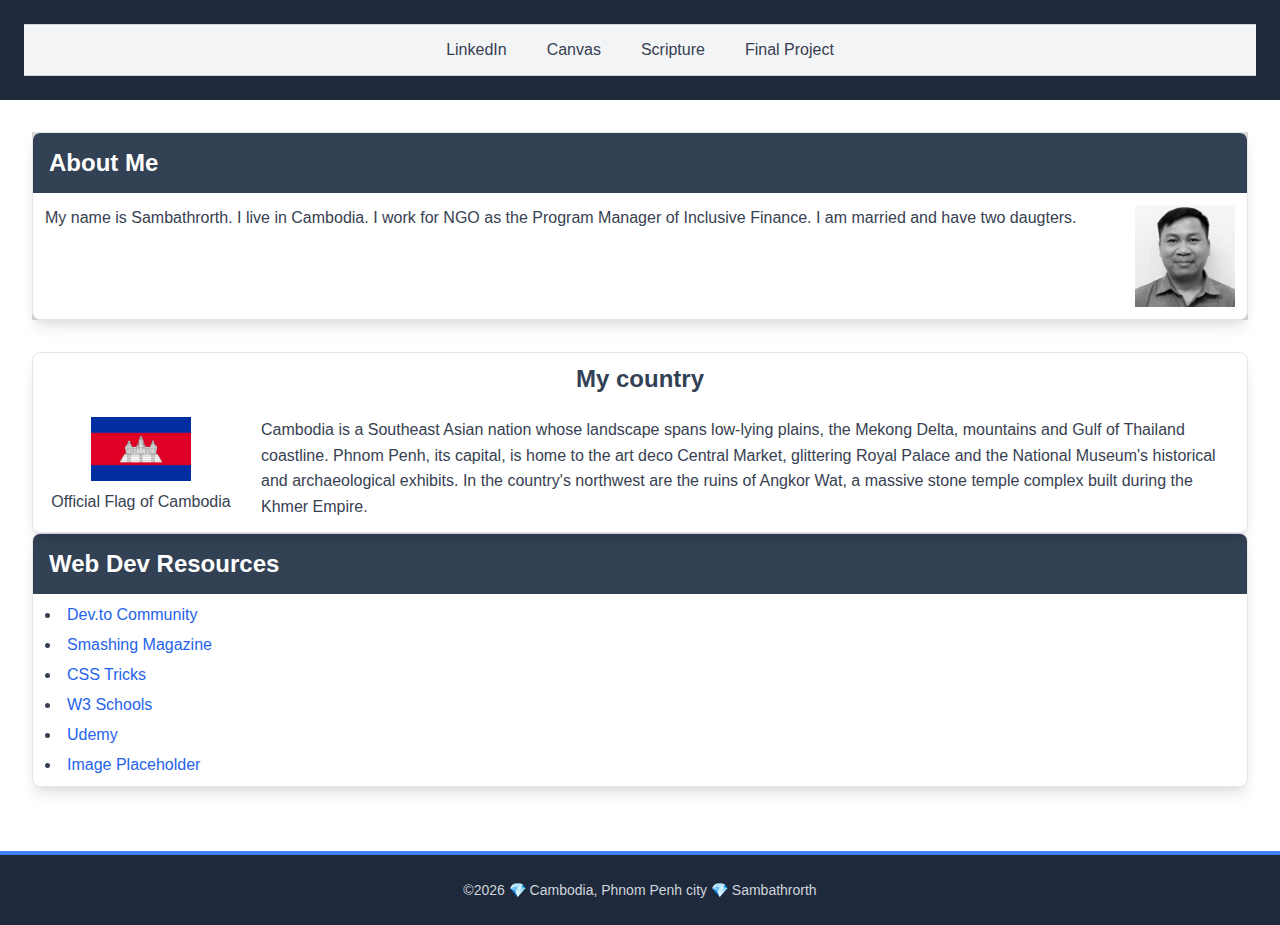
<file: index.html>
<!DOCTYPE html>
<html lang="en">
<head>
    <meta charset="UTF-8">
    <meta name="viewport" content="width=device-width, initial-scale=1.0">
    <title>WDD 131 - Dynamic Web Fundamentals - Sambathrorth</title>
    <meta name="description" content="This website is a work of course: WDD131 – Dynamic Web Fundamentals assignment for Sambathrorth Kong. The site content is about Dynamic Web Fundamentals.">
    <meta name="author" content="Sambathrorth">
    <link rel="stylesheet" href="styles/base.css">
    <link rel="preconnect" href="https://fonts.googleapis.com">
    <link rel="preconnect" href="https://fonts.gstatic.com" crossorigin>
    <link href="https://fonts.googleapis.com/css2?family=Roboto:ital,wght@0,100..900;1,100..900&display=swap" rel="stylesheet">
</head>
<body>

    <!-- Main Page Container -->
    <div id="page-container">

        <!-- Header -->
        <header class="site-header">
            <span id="WDD-131-Dynamic-Web-Fundamentals"></span>
           
        <nav class="main-nav">
            <ul>
                <li><a href="https://www.linkedin.com/in/sambathrorth/">LinkedIn</a></li>
                <li><a href="https://byupw.instructure.com/">Canvas</a></li>
                <li><a href="https://www.churchofjesuschrist.org/study/scriptures/bofm/2-ne/1?lang=eng">Scripture</a></li>
                <li><a href="https://github.com/Kongsambathrorth/wdd131">Final Project</a></li>
            </ul>
        </nav>

        </header>

       
        <!-- Main Content Area -->
        <main>
            <!-- Responsive Grid Layout -->
            <div class="main-content-grid">

                <!-- Left Column -->
                <div class="left-column">

                    <!-- About Me Card -->
                    <section class="card">
                        <h2 class="card-header">About Me</h2>
                        <div class="card-body about-me-content">
                            <p class="about-me-text">
                                My name is Sambathrorth. I live in Cambodia. I work for NGO as the Program Manager of Inclusive Finance. I am married and have two daugters.</p> 
                                <img src="/images/sambathrorth.webp" width="100" 
                                     alt="Portrait of Sambathrorth">
                        </div>
                    </section>
                </div>
                    

                    <!-- Cambodia Card -->
                    <section class="card">
                        <div class="card-body">
                            <h2 class="cambodia-title">My country</h2>
                            <div class="cambodia-content">
                                <!-- HTML/CSS Flag -->
                                <div class="flag-container">
                                    <img src="/images/cambodia-flag.png" width="100" 
                                         alt="Flag of Cambodia">
                                    <p class="flag-caption"></p>Official Flag of Cambodia</p>
                                </div>
                                
                                <p class="cambodia-text">
                                    Cambodia is a Southeast Asian nation whose landscape spans low-lying plains, the Mekong Delta, mountains and Gulf of Thailand coastline. Phnom Penh, its capital, is home to the art deco Central Market, glittering Royal Palace and the National Museum's historical and archaeological exhibits. In the country's northwest are the ruins of Angkor Wat, a massive stone temple complex built during the Khmer Empire. </p>
                            </div>
                        </div>
                    </section>

            </div>

                <!-- Right Column (spans 1/3 width on desktop) -->
                <aside class="right-column">
                    <section class="card">
                        <h2 class="card-header">Web Dev Resources</h2>
                        <div class="card-body">
                            <ul class="resources-list">
                                <li><a href="#">Dev.to Community</a></li>
                                <li><a href="#">Smashing Magazine</a></li>
                                <li><a href="#">CSS Tricks</a></li>
                                <li><a href="#">W3 Schools</a></li>
                                <li><a href="#">Udemy</a></li>
                                <li><a href="#">Image Placeholder</a></li>
                            </ul>
                        </div>
                    </section>
                </aside>

        </main>

        <!-- Footer -->
        <footer class="site-footer">
            <p>&copy;2026 💎 Cambodia, Phnom Penh city 💎 Sambathrorth</p>
         
        </footer>

    </div>

    <!-- Link to external JavaScript file -->
    <script src="/scripts/getdates.js" defer></script>
</body>
</html>
</file>
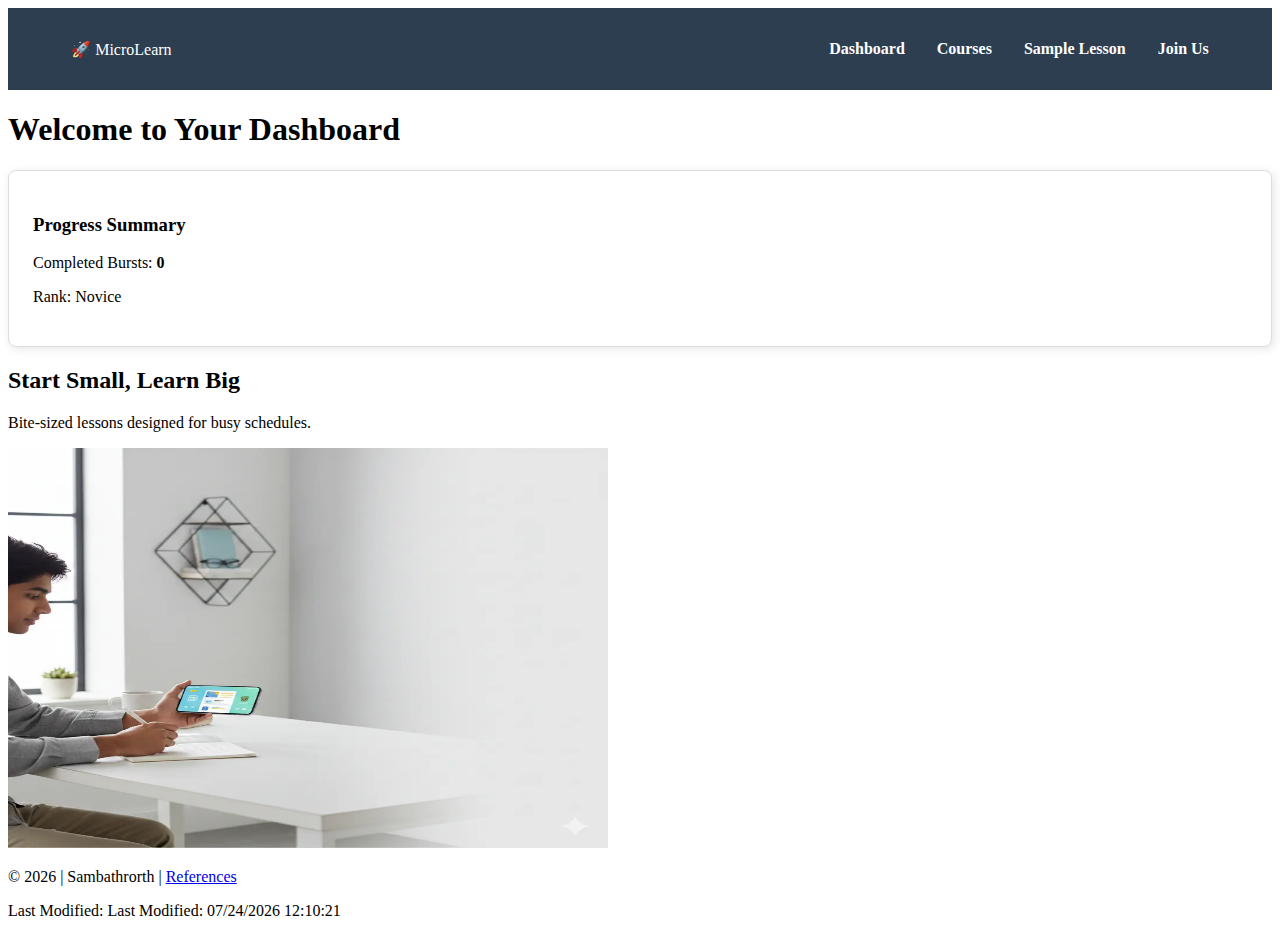
<file: project/index.html>
<!DOCTYPE html>
<html lang="en">
<head>
    <meta charset="UTF-8">
    <meta name="viewport" content="width=device-width, initial-scale=1.0">
    <title>Dashboard | MicroLearn LMS</title>
    <meta name="description" content="Track your micro-learning progress and master new skills.">
    <link rel="stylesheet" href="styles/main.css">
    <script src="scripts/main.js" defer></script>

</head>
<body>
    <header>
        <div class="logo">🚀 MicroLearn</div>
        <button id="menu-button" aria-label="Toggle Menu">&#9776;</button>
        <nav>
            <ul id="nav-list">
            <li><a href="index.html">Dashboard</a></li>
            <li><a href="courses.html">Courses</a></li>
            <li><a href="sample.html">Sample Lesson</a></li>
            <li><a href="form.html">Join Us</a></li>
            </ul>
        </nav>
    </header>

    <main>
        <h1>Welcome to Your Dashboard</h1>
        <section id="progress-report" class="card">
            <p>Loading your progress...</p>
        </section>
        
        <section class="hero">
            <h2>Start Small, Learn Big</h2>
            <p>Bite-sized lessons designed for busy schedules.</p>
            <img src="./images/hero-image.webp" alt="Person studying" loading="lazy" width="600" height="400">
        </section>
    </main>

    <footer>
        <p>&copy; <span id="currentyear"></span> | Sambathrorth | <a href="references.html">References</a></p>
        <p>Last Modified: <span id="lastModified"></span></p>
    </footer>
</body>
</html>
</file>
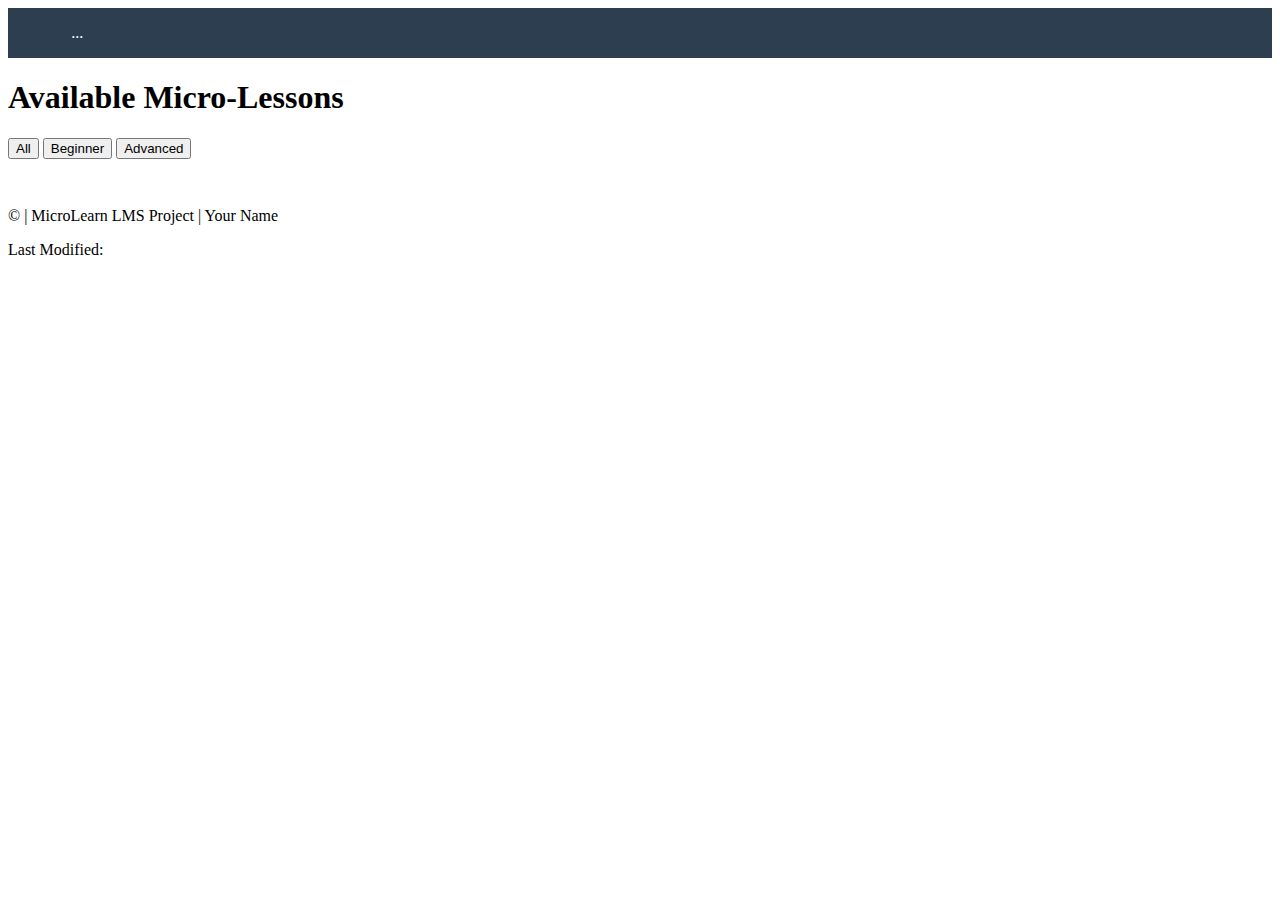
<file: courses.html>
<!DOCTYPE html>
<html lang="en">
<head>
    <meta charset="UTF-8">
    <meta name="viewport" content="width=device-width, initial-scale=1.0">
    <title>Courses | MicroLearn LMS</title>
    <link rel="stylesheet" href="styles/main.css">
    <script src="scripts/main.js" defer></script>
</head>
<body>
    <header>...</header> <main>
        <h1>Available Micro-Lessons</h1>
        <div class="filter-controls">
            <button onclick="displayLessons('all')">All</button>
            <button onclick="displayLessons('Beginner')">Beginner</button>
            <button onclick="displayLessons('Advanced')">Advanced</button>
        </div>
        
        <div id="course-container" class="lesson-grid"></div>
    </main>

<footer>
    <p>&copy; <span id="currentyear"></span> | MicroLearn LMS Project | Your Name</p>
    <p>Last Modified: <span id="lastModified"></span></p>
    <nav class="footer-nav">
        <a href="references.html">Project References</a>
    </nav>
</footer> 

</body>
</html>
</file>
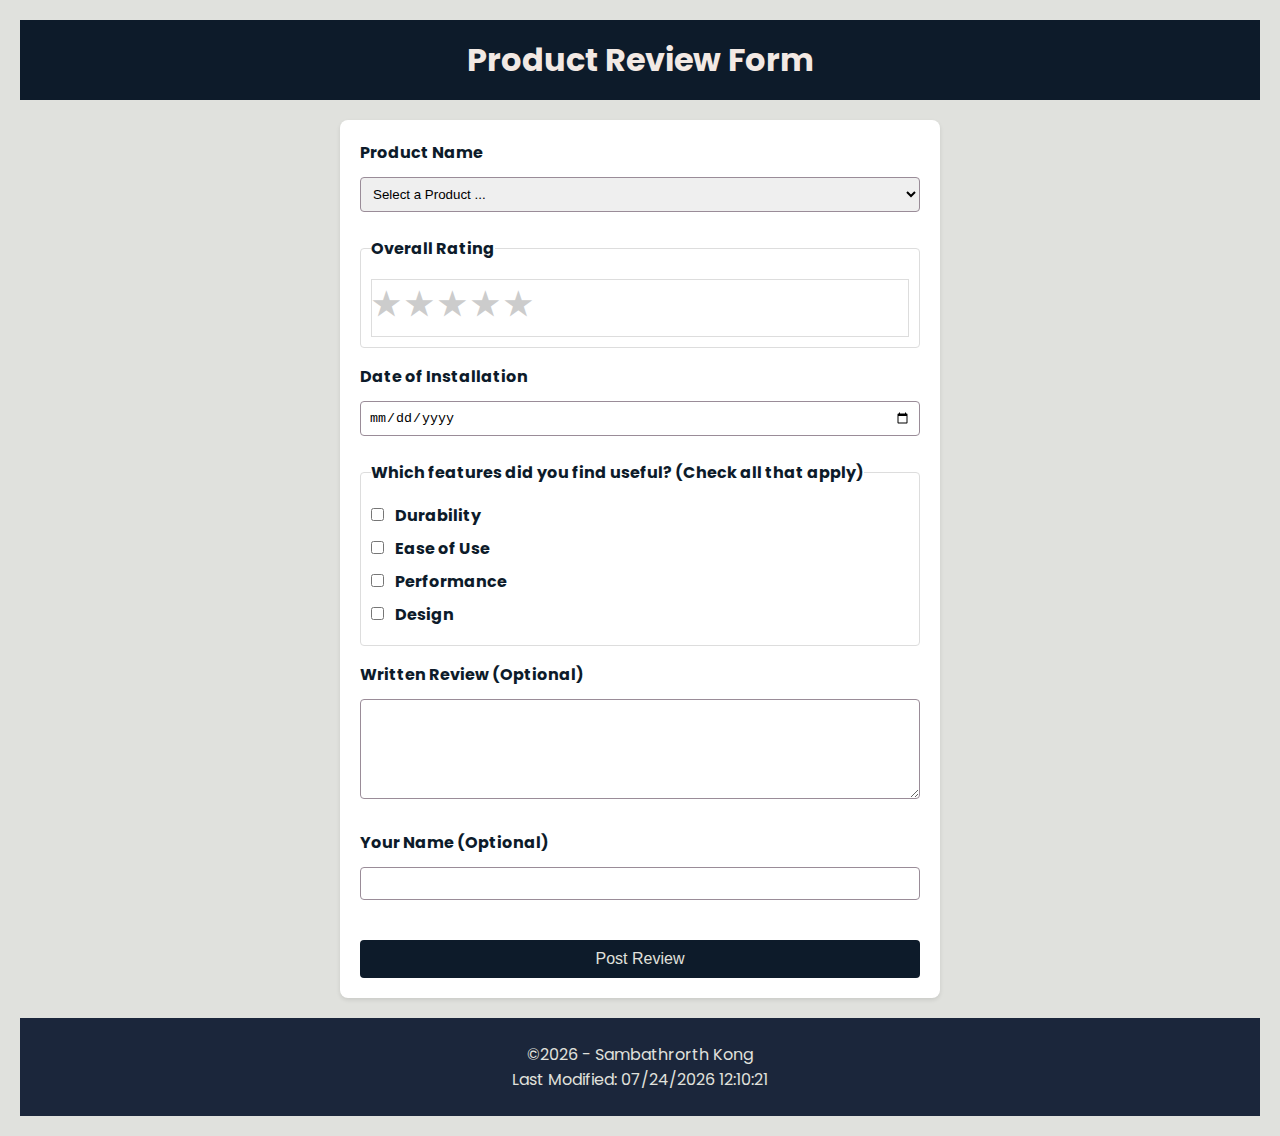
<file: form.html>
<!DOCTYPE html>
<html lang="en-US">

<head>
    <meta charset="UTF-8">
    <meta name="viewport" content="width=device-width, initial-scale=1.0">
    <title>Product Review</title>
    
    <meta name="description" content="Use our official Product Review Form to rate your recent purchase. Share detailed feedback and feature ratings to help us improve your experience.">
    
    <meta name="author" content="Sambathrorth Kong">
    
    <link rel="preconnect" href="https://fonts.googleapis.com">
    <link rel="preconnect" href="https://fonts.gstatic.com" crossorigin>
    <link href="https://fonts.googleapis.com/css2?family=Poppins:wght@100;400;700&display=swap" rel="stylesheet">
    
    <link rel="stylesheet" href="styles/form.css">
    <script src="scripts/form.js" defer></script>
</head>
<body> <header>
        <h1>Product Review Form</h1> 
    </header>

    <main>
        <form method="get" action="review.html">
            <div class="form-group">
                <label for="product-name">Product Name</label>
                <select id="product-name" name="product-name" required>
                    <option value="" disabled selected>Select a Product ...</option>
                </select>
            </div>

            <fieldset class="form-group">
                <legend>Overall Rating</legend>
                <div class="rating-box" id="overall-rating">
                    <div class="clasificacion">
                        <input id="radio1" type="radio" name="estrellas" value="5" required>
                        <label for="radio1">&#9733;</label>
                        <input id="radio2" type="radio" name="estrellas" value="4" required>
                        <label for="radio2">&#9733;</label>
                        <input id="radio3" type="radio" name="estrellas" value="3" required>
                        <label for="radio3">&#9733;</label>
                        <input id="radio4" type="radio" name="estrellas" value="2" required>
                        <label for="radio4">&#9733;</label>
                        <input id="radio5" type="radio" name="estrellas" value="1" required>
                        <label for="radio5">&#9733;</label>
                    </div>
                </div>
            </fieldset>

            <div class="form-group">
                <label for="install-date">Date of Installation</label>
                <input type="date" id="install-date" name="install-date" required>
            </div>

           <fieldset class="form-group">
                <legend>Which features did you find useful? (Check all that apply)</legend>
                <label for="durability"><input type="checkbox" id="durability" name="features" value="durability"> Durability</label>
                <label for="ease"><input type="checkbox" id="ease" name="features" value="ease"> Ease of Use</label>
                <label for="performance"><input type="checkbox" id="performance" name="features" value="performance"> Performance</label>
                <label for="design"><input type="checkbox" id="design" name="features" value="design"> Design</label>
            </fieldset>

        
            <div class="form-group">
                <label for="written-review">Written Review (Optional)</label>
                <textarea id="written-review" name="written-review"></textarea>
            </div>

            <div class="form-group">
                <label for="user-name">Your Name (Optional)</label>
                <input type="text" id="user-name" name="user-name">
            </div>

            <input type="submit" value="Post Review">
        </form>
    </main>

    <footer>
        <p>&copy;<span id="currentyear"></span> - Sambathrorth Kong</p>
        <p id="lastModified"></p>
    </footer>
</body>
</html>
</file>
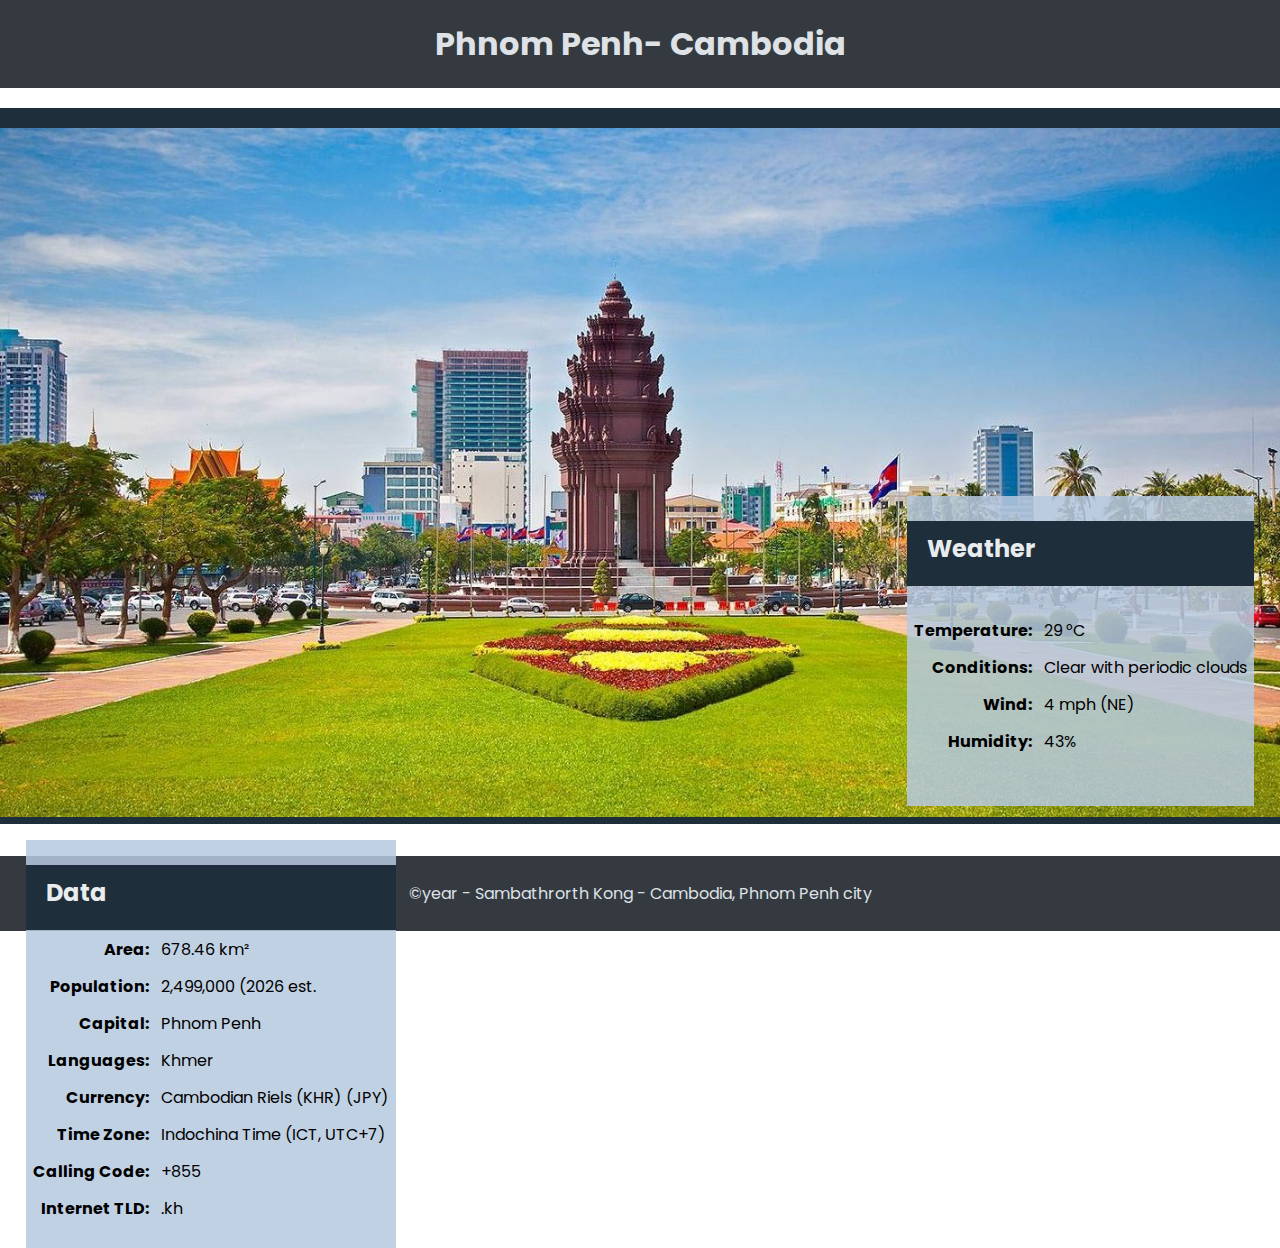
<file: place.html>
<!DOCTYPE html>
<html lang="en">

<head>
    <meta charset="UTF-8">
    <meta name="viewport" content="width=device-width, initial-scale=1.0">
    <title>Document</title>
    <meta name="description" content="">
    <meta name="keywords" content="">
    <meta name="author" content="">
    <link rel="preconnect" href="https://fonts.googleapis.com">
    <link rel="preconnect" href="https://fonts.gstatic.com" crossorigin>
    <link href="https://fonts.googleapis.com/css2?family=Poppins:wght@100;400&display=swap" rel="stylesheet">
    <link rel="stylesheet" href="styles/place.css">
    <link rel="stylesheet" href="styles/place-large.css">
    <script src="scripts/place.js" defer></script>
</head>

<body>
    <header>
        <h1>Phnom Penh- Cambodia</h1>
    </header>
    <main class="container">
        <div class="hero-section">
            <picture class="hero">
                <source media="(min-width: 1000px)" srcset="images/phnom-penh.jpg">
                <source media="(min-width: 620px)" srcset="images/Phnom-penh-small.png">
                <img src="images/Phnom-penh-small.png" alt="Independence Monument in Phnom Penh Cambodia">
            </picture>


        </div>
        <div class="data">
            <h2 class="box-title">Data</h2>
            <table>
                <tr>
                    <td class="label"><b>Area:</b></td>
                    <td>678.46 km²</td>
                </tr>
                <tr>
                    <td class="label"><b>Population:</b></td>
                    <td>2,499,000 (2026 est.</td>
                </tr>
                <tr>
                    <td class="label"><b>Capital:</b></td>
                    <td>Phnom Penh</td>
                </tr>
                <tr>
                    <td class="label"><b>Languages:</b></td>
                    <td>Khmer</td>
                </tr>
                <tr>
                    <td class="label"><b>Currency:</b></td>
                    <td>Cambodian Riels (KHR) (JPY)</td>
                </tr>
                <tr>
                    <td class="label"><b>Time Zone:</b></td>
                    <td>Indochina Time (ICT, UTC+7)</td>
                </tr>
                <tr>
                    <td class="label"><b>Calling Code:</b></td>
                    <td>+855</td>
                </tr>
                <tr>
                    <td class="label"><b>Internet TLD:</b></td>
                    <td>.kh</td>
                </tr>
            </table>
        </div>
        <div class="weather">
            <h2 class="box-title">Weather <span class="weather-icon">&#9925;</span></h2>
            <img src="images/cloud-sun-2-svgrepo-com.svg" alt="weather">
            <table>
                <tr>
                    <td class="label"><b>Temperature:</b></td>
                    <td>29 °C</td>
                </tr>
                <tr>
                    <td class="label"><b>Conditions:</b></td>
                    <td>Clear with periodic clouds</td>
                </tr>
                <tr>
                    <td class="label"><b>Wind:</b></td>
                    <td> 4 mph (NE)</td>
                </tr>
                <tr>
                    <td class="label"><b>Humidity:</b></td>
                    <td>43%</td>
                </tr>
            </table>
        </div>
    </main>
    <footer>
        <p>
            &copy;<span id="currentyear">year </span> - Sambathrorth Kong
             - Cambodia, Phnom Penh city
        </p>
        <p id="lastModified">
    </footer>
</body>

</html>
</file>
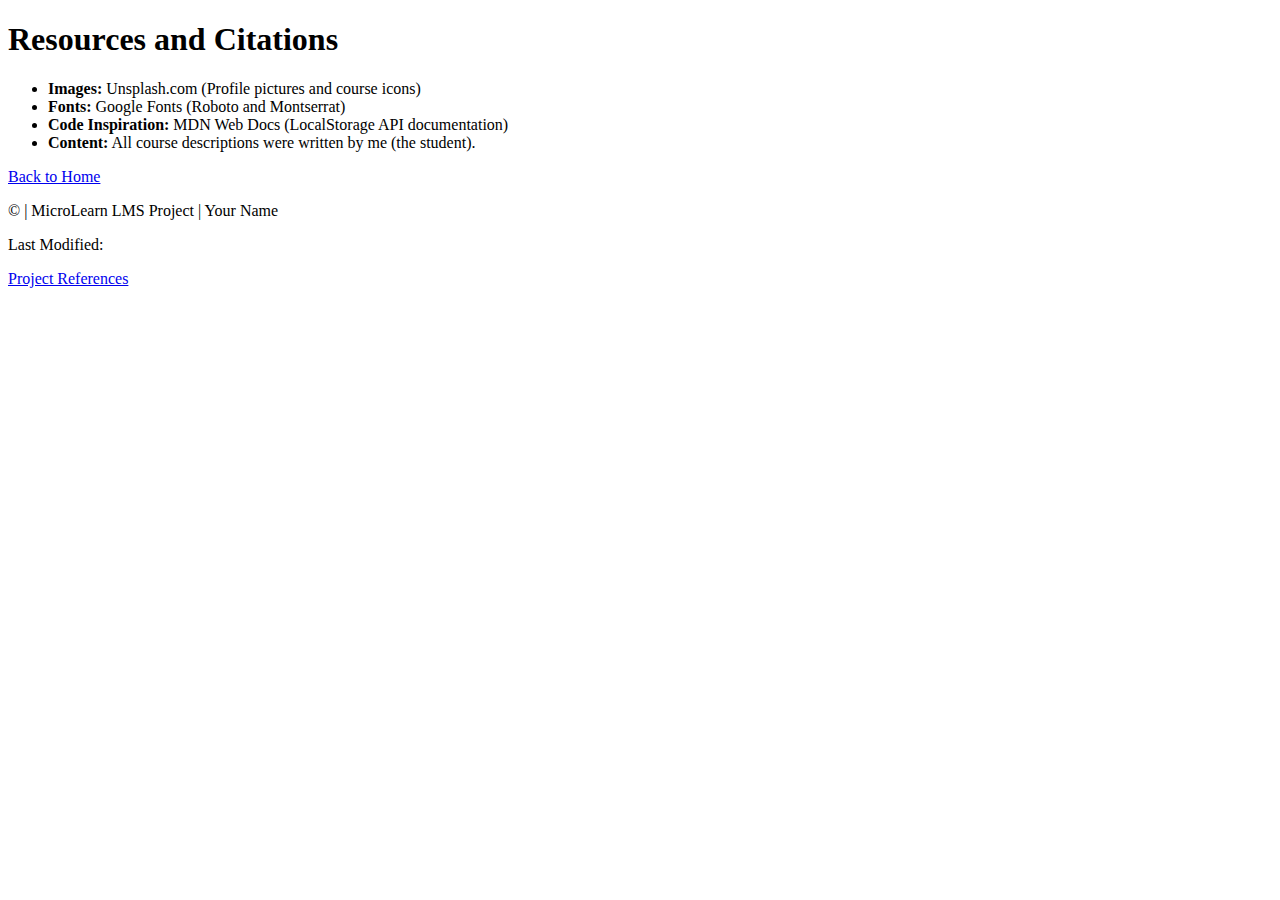
<file: references.html>
<!DOCTYPE html>
<html lang="en">
<head>
    <meta charset="UTF-8">
    <title>Project References</title>
</head>
<body>
    <h1>Resources and Citations</h1>
    <ul>
        <li><strong>Images:</strong> Unsplash.com (Profile pictures and course icons)</li>
        <li><strong>Fonts:</strong> Google Fonts (Roboto and Montserrat)</li>
        <li><strong>Code Inspiration:</strong> MDN Web Docs (LocalStorage API documentation)</li>
        <li><strong>Content:</strong> All course descriptions were written by me (the student).</li>
    </ul>
    <p><a href="index.html">Back to Home</a></p>
</body>
</html>

<footer>
    <p>&copy; <span id="currentyear"></span> | MicroLearn LMS Project | Your Name</p>
    <p>Last Modified: <span id="lastModified"></span></p>
    <nav class="footer-nav">
        <a href="references.html">Project References</a>
    </nav>
</footer>
</file>
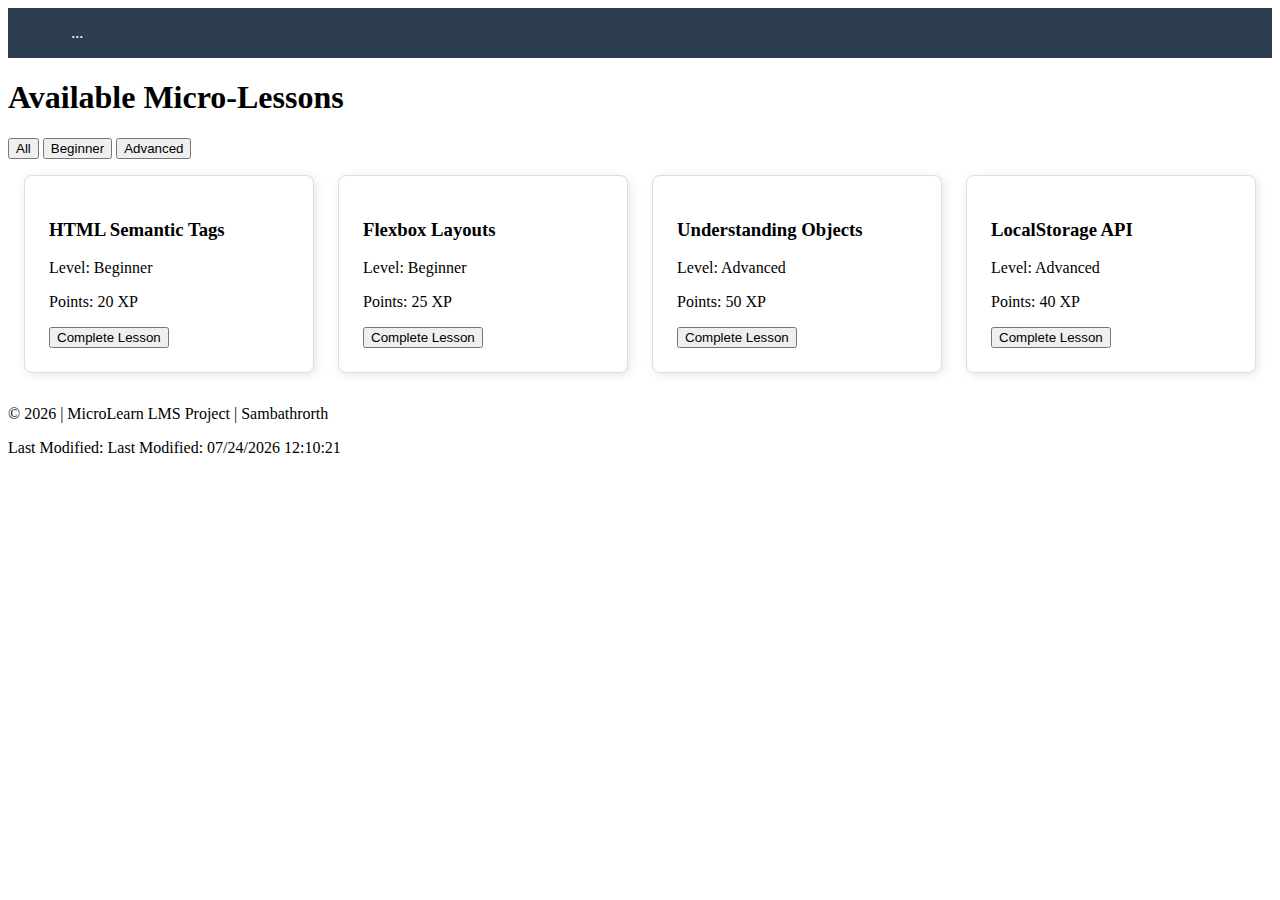
<file: project/courses.html>
<!DOCTYPE html>
<html lang="en">
<head>
    <meta charset="UTF-8">
    <meta name="viewport" content="width=device-width, initial-scale=1.0">
    <title>Courses | MicroLearn LMS</title>
   <link rel="stylesheet" href="styles/main.css">
    <script src="scripts/main.js" defer></script>

</head>
<body>
    <header>...</header> <main>
        <h1>Available Micro-Lessons</h1>
        <div class="filter-controls">
            <button onclick="displayLessons('all')">All</button>
            <button onclick="displayLessons('Beginner')">Beginner</button>
            <button onclick="displayLessons('Advanced')">Advanced</button>
        </div>
        
        <div id="course-container" class="lesson-grid"></div>
    </main>

<footer>
    <p>&copy; <span id="currentyear"></span> | MicroLearn LMS Project | Sambathrorth</p>
    <p>Last Modified: <span id="lastModified"></span></p>
    <nav class="footer-nav">
        <a href="references.html">Project References</a>
    </nav>
</footer> 

</body>
</html>
</file>
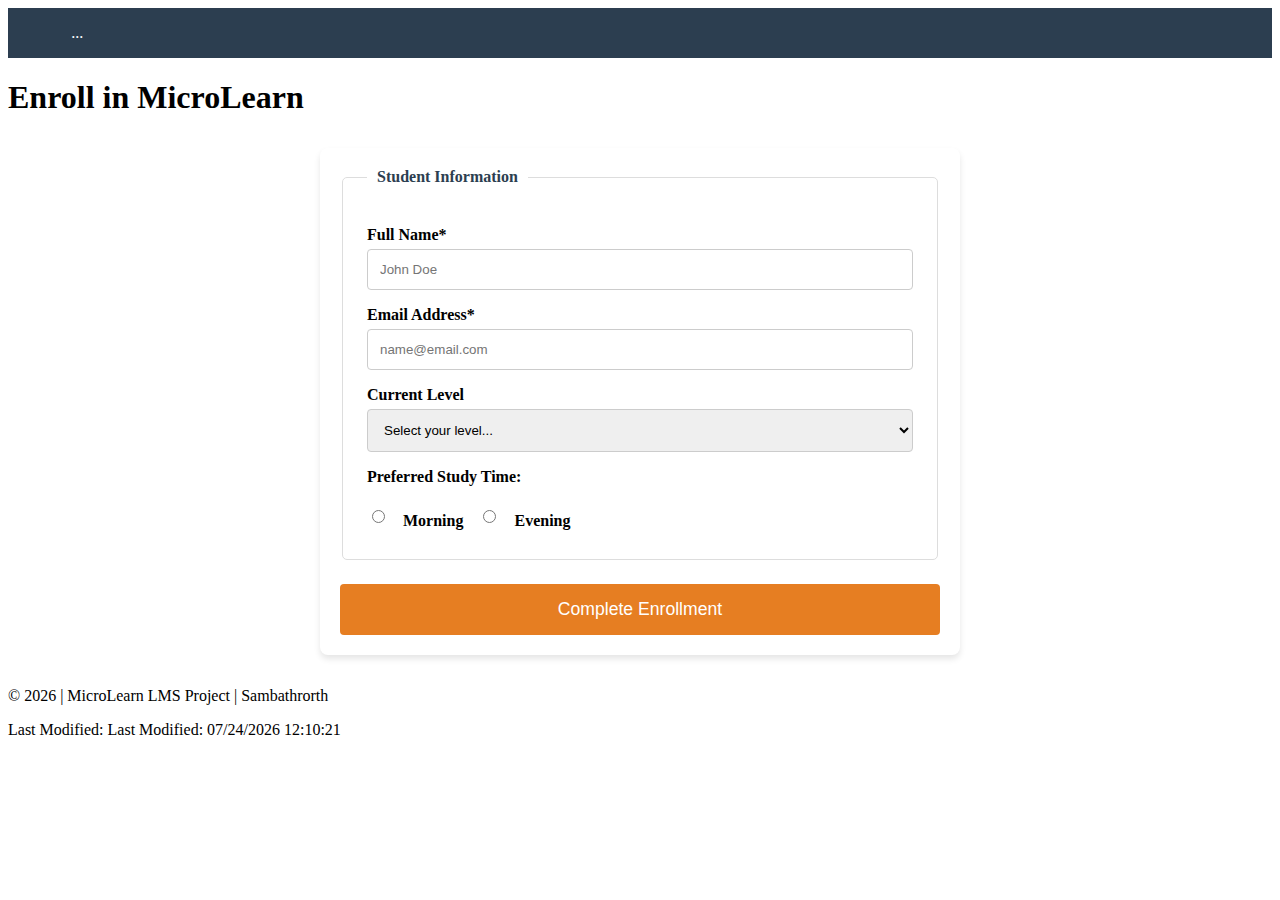
<file: project/form.html>
<!DOCTYPE html>
<html lang="en">
<head>
    <meta charset="UTF-8">
    <meta name="viewport" content="width=device-width, initial-scale=1.0">
    <title>Join | MicroLearn LMS</title>
   <link rel="stylesheet" href="styles/main.css">
    <script src="scripts/main.js" defer></script>
</head>
<body>
    <header>...</header>

    <main>
        <h1>Enroll in MicroLearn</h1>
        <form id="enroll-form" action="thanks.html" method="get">
            <fieldset>
                <legend>Student Information</legend>
                <label for="fname">Full Name*</label>
                <input type="text" id="fname" name="fname" required placeholder="John Doe">

                <label for="email">Email Address*</label>
                <input type="email" id="email" name="email" required placeholder="name@email.com">

                <label for="experience">Current Level</label>
                <select id="experience" name="experience">
                    <option value="" selected disabled>Select your level...</option>
                    <option value="new">Total Beginner</option>
                    <option value="intermediate">Some Experience</option>
                    <option value="pro">Professional</option>
                </select>

                <label>Preferred Study Time:</label>
                <div class="radio-group">
                    <input type="radio" id="morning" name="time" value="morning">
                    <label for="morning">Morning</label>
                    <input type="radio" id="evening" name="time" value="evening">
                    <label for="evening">Evening</label>
                </div>
            </fieldset>
            <input type="submit" value="Complete Enrollment" class="btn-submit">
        </form>
    </main>

<footer>
    <p>&copy; <span id="currentyear"></span> | MicroLearn LMS Project | Sambathrorth</p>
    <p>Last Modified: <span id="lastModified"></span></p>
    <nav class="footer-nav">
        <a href="references.html">Project References</a>
    </nav>
</footer>
</body>
</html>
</file>
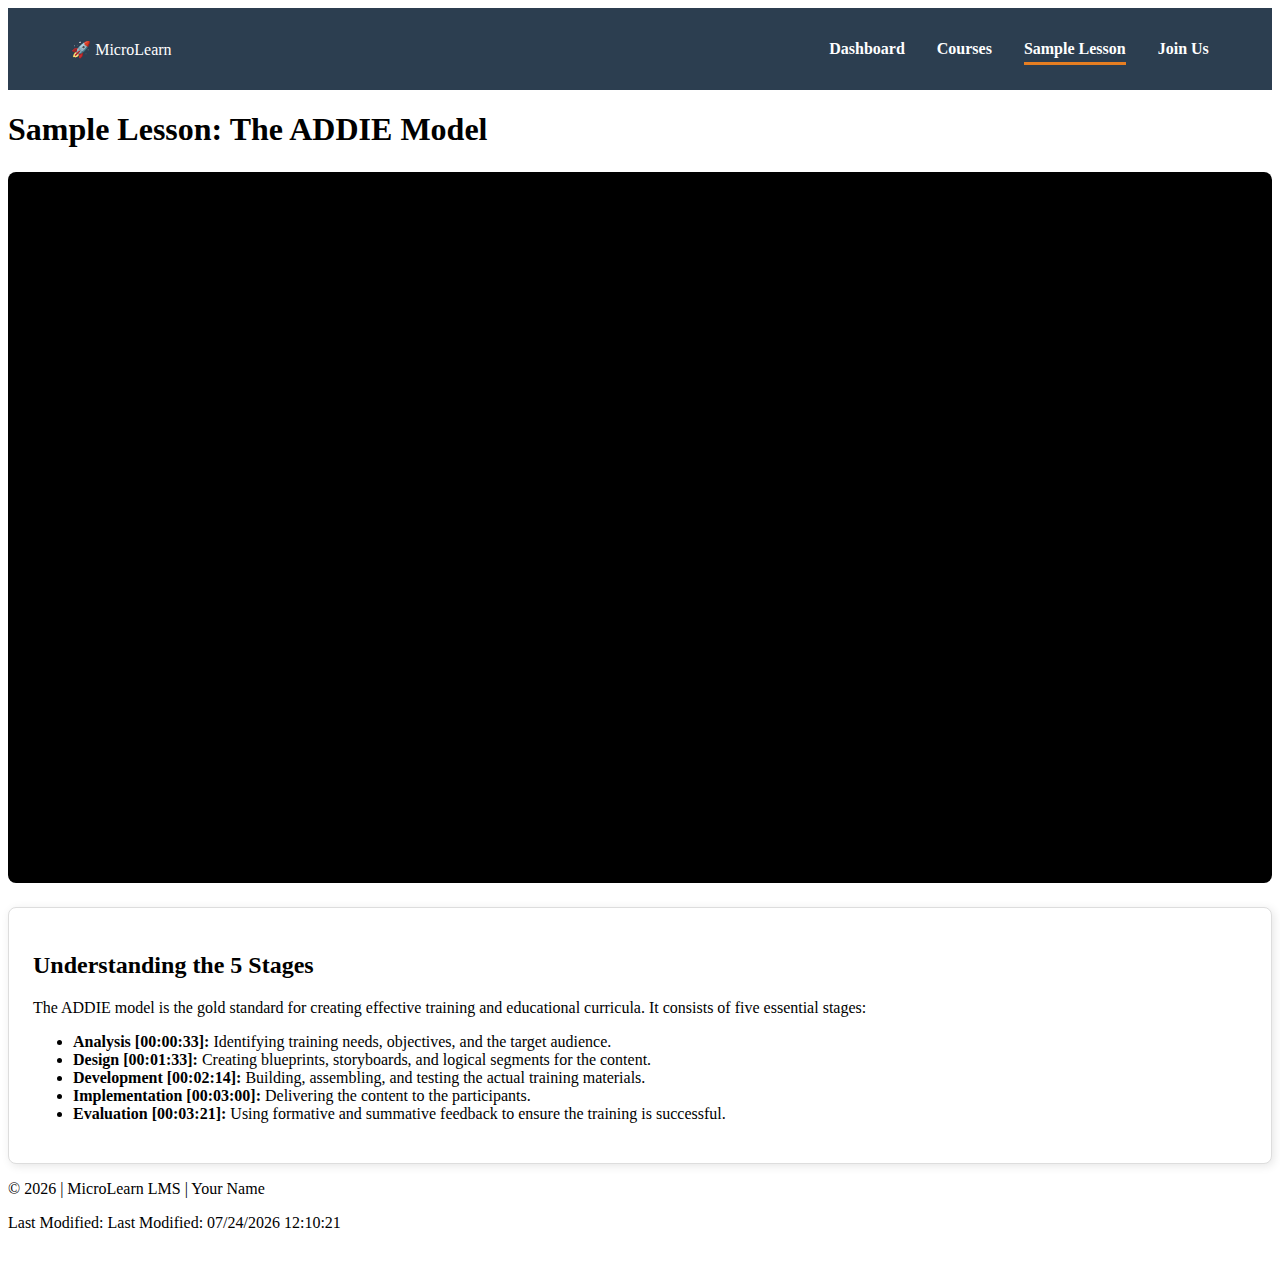
<file: project/sample.html>
<!DOCTYPE html>
<html lang="en">
<head>
    <meta charset="UTF-8">
    <meta name="viewport" content="width=device-width, initial-scale=1.0">
    <title>Sample Lesson | MicroLearn LMS</title>
   <link rel="stylesheet" href="styles/main.css">
    <script src="scripts/main.js" defer></script>
</head>
<body>
    <header>
        <div class="logo">🚀 MicroLearn</div>
        <button id="menu-button" aria-label="Toggle Menu">&#9776;</button>
        <nav>
            <ul id="nav-list">
                <li><a href="index.html">Dashboard</a></li>
                <li><a href="courses.html">Courses</a></li>
                <li><a href="sample.html" class="active">Sample Lesson</a></li>
                <li><a href="form.html">Join Us</a></li>
            </ul>
        </nav>
    </header>

    <main>
    <h1>Sample Lesson: The ADDIE Model</h1>
    
    <div class="video-container">
        <iframe src="https://www.youtube.com/embed/JxShaB4R0d8" 
                title="ADDIE Model of Instructional Design" 
                allow="accelerometer; autoplay; clipboard-write; encrypted-media; gyroscope; picture-in-picture" 
                allowfullscreen 
                loading="lazy"></iframe>
    </div>

    <section class="card">
        <h2>Understanding the 5 Stages</h2>
        <p>The ADDIE model is the gold standard for creating effective training and educational curricula. It consists of five essential stages:</p>
        <ul>
            <li><strong>Analysis [00:00:33]:</strong> Identifying training needs, objectives, and the target audience.</li>
            <li><strong>Design [00:01:33]:</strong> Creating blueprints, storyboards, and logical segments for the content.</li>
            <li><strong>Development [00:02:14]:</strong> Building, assembling, and testing the actual training materials.</li>
            <li><strong>Implementation [00:03:00]:</strong> Delivering the content to the participants.</li>
            <li><strong>Evaluation [00:03:21]:</strong> Using formative and summative feedback to ensure the training is successful.</li>
        </ul>
    </section>
</main>

    <footer>
        <p>&copy; <span id="currentyear"></span> | MicroLearn LMS | Your Name</p>
        <p>Last Modified: <span id="lastModified"></span></p>
        <nav class="footer-nav">
            <a href="references.html">Project References</a>
        </nav>
    </footer>
</body>
</html>
</file>
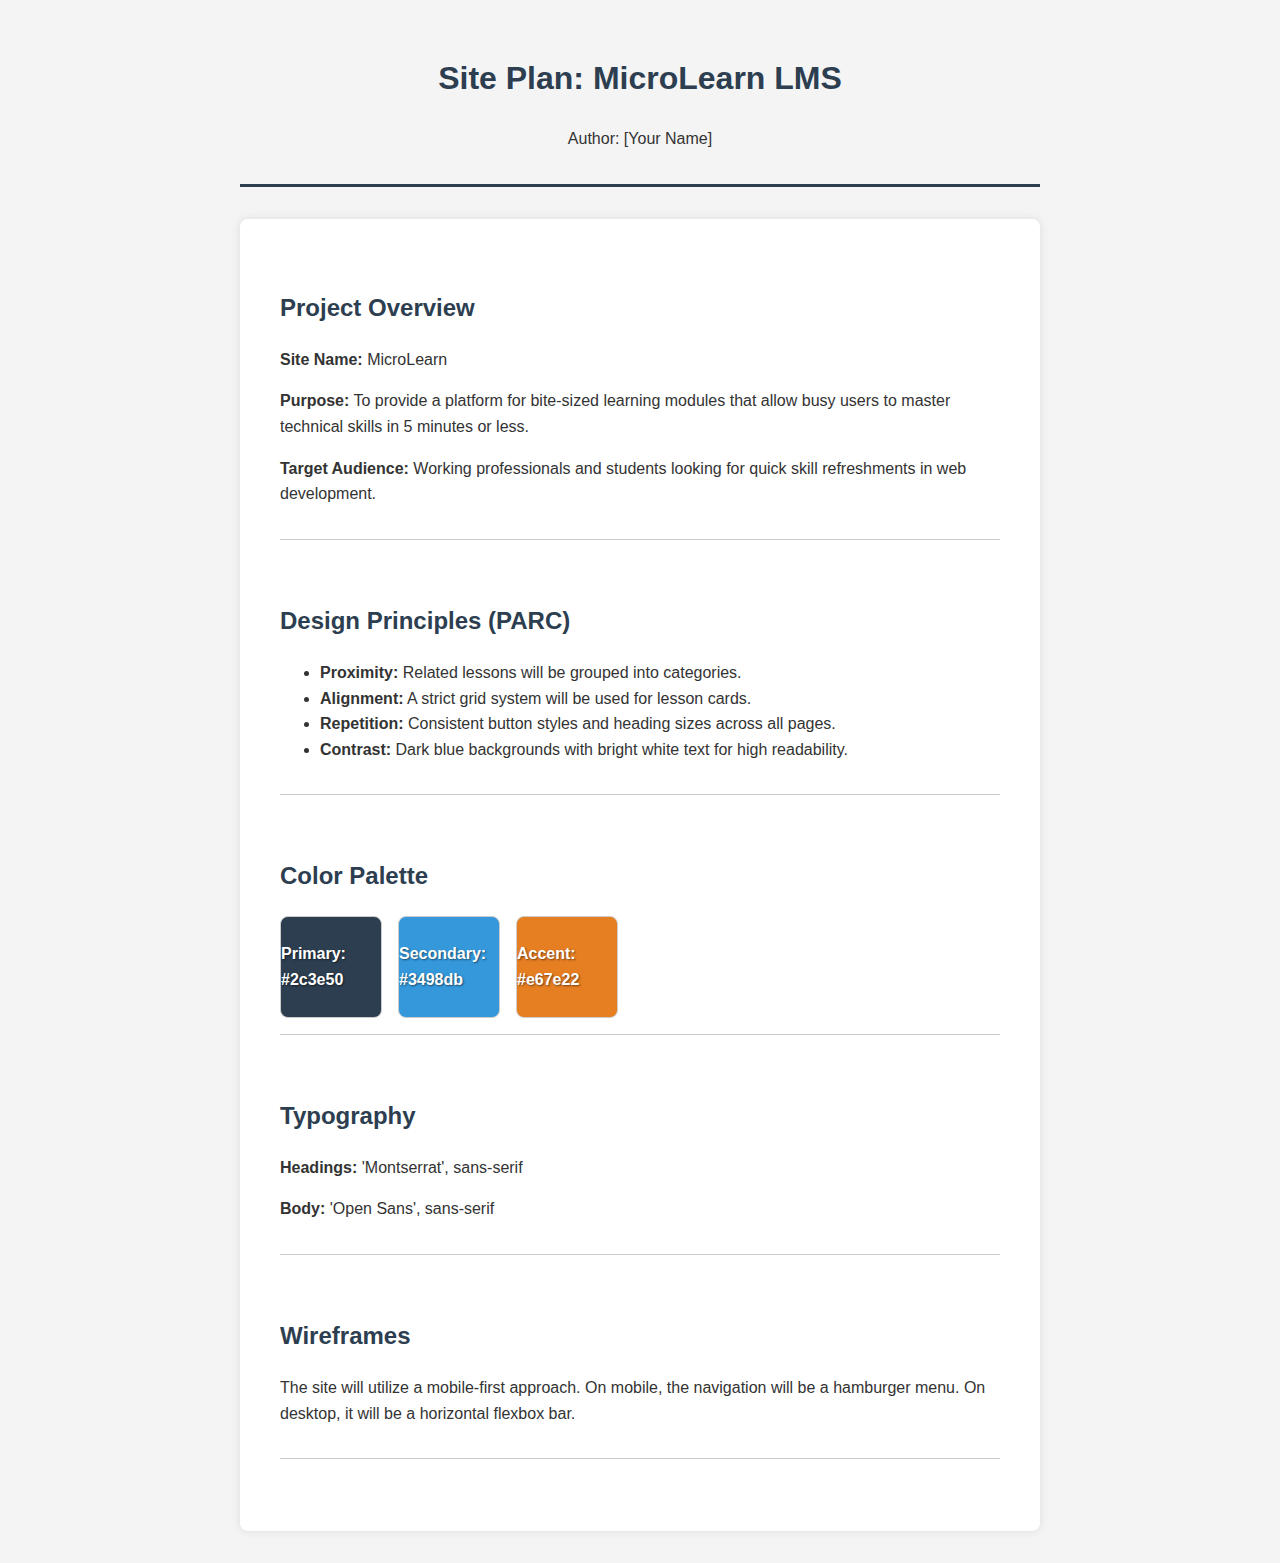
<file: project/siteplan.html>
<!DOCTYPE html>
<html lang="en">
<head>
    <meta charset="UTF-8">
    <meta name="viewport" content="width=device-width, initial-scale=1.0">
    <title>Site Plan | MicroLearn LMS</title>
    <link rel="stylesheet" href="./styles/siteplan.css"> <style>
        /* Minimal styling to make the site plan readable */
        body { font-family: sans-serif; line-height: 1.6; padding: 2rem; max-width: 800px; margin: auto; }
        section { margin-bottom: 2rem; border-bottom: 1px solid #ccc; padding-bottom: 1rem; }
        .color-palette { display: flex; gap: 1rem; }
        .color-box { width: 100px; height: 100px; display: flex; align-items: center; justify-content: center; color: white; font-weight: bold; border-radius: 8px; }
    </style>
</head>
<body>
    <header>
        <h1>Site Plan: MicroLearn LMS</h1>
        <p>Author: [Your Name]</p>
    </header>

    <main>
        <section>
            <h2>Project Overview</h2>
            <p><strong>Site Name:</strong> MicroLearn</p>
            <p><strong>Purpose:</strong> To provide a platform for bite-sized learning modules that allow busy users to master technical skills in 5 minutes or less.</p>
            <p><strong>Target Audience:</strong> Working professionals and students looking for quick skill refreshments in web development.</p>
        </section>

        <section>
            <h2>Design Principles (PARC)</h2>
            <ul>
                <li><strong>Proximity:</strong> Related lessons will be grouped into categories.</li>
                <li><strong>Alignment:</strong> A strict grid system will be used for lesson cards.</li>
                <li><strong>Repetition:</strong> Consistent button styles and heading sizes across all pages.</li>
                <li><strong>Contrast:</strong> Dark blue backgrounds with bright white text for high readability.</li>
            </ul>
        </section>

        <section>
            <h2>Color Palette</h2>
            <div class="color-palette">
                <div class="color-box" style="background-color: #2c3e50;">Primary: #2c3e50</div>
                <div class="color-box" style="background-color: #3498db;">Secondary: #3498db</div>
                <div class="color-box" style="background-color: #e67e22;">Accent: #e67e22</div>
            </div>
        </section>

        <section>
            <h2>Typography</h2>
            <p><strong>Headings:</strong> 'Montserrat', sans-serif</p>
            <p><strong>Body:</strong> 'Open Sans', sans-serif</p>
        </section>

        <section>
            <h2>Wireframes</h2>
            <p>The site will utilize a mobile-first approach. On mobile, the navigation will be a hamburger menu. On desktop, it will be a horizontal flexbox bar.</p>
            </section>
    </main>
</body>
</html>
</file>
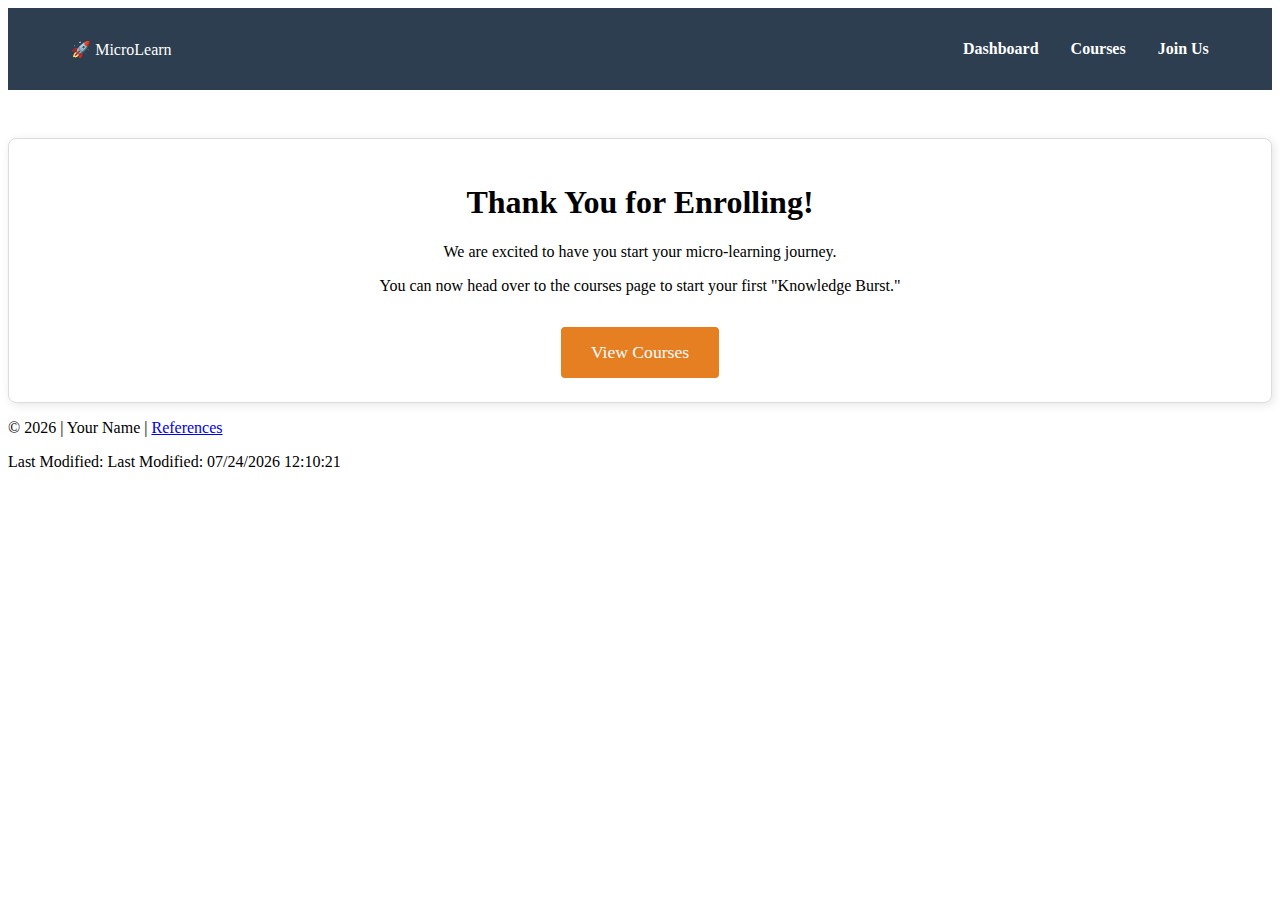
<file: project/thanks.html>
<!DOCTYPE html>
<html lang="en">
<head>
    <meta charset="UTF-8">
    <meta name="viewport" content="width=device-width, initial-scale=1.0">
    <title>Thank You | MicroLearn LMS</title>
    <link rel="stylesheet" href="./styles/main.css">
    <script src="./scripts/main.js" defer></script>
</head>
<body>
    <header>
        <div class="logo">🚀 MicroLearn</div>
        <button id="menu-button" aria-label="Toggle Menu">&#9776;</button>
        <nav>
            <ul id="nav-list">
                <li><a href="index.html">Dashboard</a></li>
                <li><a href="courses.html">Courses</a></li>
                <li><a href="form.html">Join Us</a></li>
            </ul>
        </nav>
    </header>

    <main>
        <div class="card" style="text-align: center; margin-top: 3rem;">
            <h1>Thank You for Enrolling!</h1>
            <p id="thanks-message">We are excited to have you start your micro-learning journey.</p>
            <p>You can now head over to the courses page to start your first "Knowledge Burst."</p>
            <a href="courses.html" class="btn-submit" style="display: inline-block; text-decoration: none; width: auto; margin-top: 1rem;">View Courses</a>
        </div>
    </main>

    <footer>
        <p>&copy; <span id="currentyear"></span> | Your Name | <a href="references.html">References</a></p>
        <p>Last Modified: <span id="lastModified"></span></p>
    </footer>

    <script>
        // Optional extra JS to show the user's name from the form submission
        const urlParams = new URLSearchParams(window.location.search);
        const firstName = urlParams.get('fname');
        if (firstName) {
            document.querySelector('#thanks-message').textContent = `Welcome, ${firstName}! We are excited to have you start your journey.`;
        }
    </script>
</body>
</html>
</file>
<file: project/styles/main.css>
/* Header Layout */
header {
    display: flex;
    justify-content: space-between;
    align-items: center;
    padding: 1rem 5%;
    background-color: #2c3e50;
    color: white;
}

/* Navigation List */
nav ul {
    display: flex;
    list-style: none;
    gap: 2rem;
}

nav a {
    color: white;
    text-decoration: none;
    font-weight: bold;
}

/* Mobile Menu Button - Hidden by default */
#menu-button {
    display: none;
    font-size: 2rem;
    background: none;
    border: none;
    color: white;
    cursor: pointer;
}

/* Responsive Breakpoint (Requirement: Mobile Portrait/Landscape) */
@media (max-width: 600px) {
    #menu-button { display: block; }
    
    nav ul {
        display: none; /* Hide menu initially on mobile */
        flex-direction: column;
        position: absolute;
        top: 70px;
        left: 0;
        width: 100%;
        background-color: #34495e;
        padding: 1rem 0;
        text-align: center;
    }

    /* JavaScript will toggle this class */
    nav ul.show { display: flex; }
}

/* Mobile First Design */
.lesson-grid {
    display: grid;
    grid-template-columns: 1fr; /* One column on phones */
    gap: 1.5rem;
    padding: 1rem;
}

/* Tablet and Desktop (Requirement: Responsive) */
@media (min-width: 600px) {
    .lesson-grid {
        grid-template-columns: repeat(auto-fit, minmax(250px, 1fr));
    }
}

.card {
    border: 1px solid #ddd;
    border-radius: 8px;
    padding: 1.5rem;
    box-shadow: 2px 2px 10px rgba(0,0,0,0.1);
    background-color: #fff;
}

/* Form Styling */
#enroll-form {
    max-width: 600px;
    margin: 2rem auto;
    padding: 20px;
    background-color: #fff;
    border-radius: 8px;
    box-shadow: 0 4px 6px rgba(0,0,0,0.1);
}

fieldset {
    border: 1px solid #ddd;
    padding: 1.5rem;
    margin-bottom: 1.5rem;
    border-radius: 5px;
}

legend {
    font-weight: bold;
    padding: 0 10px;
    color: #2c3e50;
}

label {
    display: block;
    margin-top: 1rem;
    margin-bottom: 0.3rem;
    font-weight: 600;
}

input[type="text"],
input[type="email"],
select {
    width: 100%; /* Full width on all screens for mobile-first */
    padding: 12px;
    border: 1px solid #ccc;
    border-radius: 4px;
    box-sizing: border-box; /* Ensures padding doesn't break width */
}

.radio-group {
    display: flex;
    gap: 15px;
    align-items: center;
    margin-top: 10px;
}

.btn-submit {
    background-color: #e67e22; /* Your Accent Color from Site Plan */
    color: white;
    padding: 15px 30px;
    border: none;
    border-radius: 4px;
    cursor: pointer;
    font-size: 1.1rem;
    width: 100%;
    transition: background-color 0.3s ease;
}

.btn-submit:hover {
    background-color: #d35400;
}

/* Responsive Video Embeds */
.video-container {
    position: relative;
    padding-bottom: 56.25%; /* 16:9 ratio */
    height: 0;
    overflow: hidden;
    max-width: 100%;
    background: #000;
    margin: 1.5rem 0;
    border-radius: 8px;
}

.video-container iframe {
    position: absolute;
    top: 0;
    left: 0;
    width: 100%;
    height: 100%;
    border: 0;
}

/* Nav Active State (PARC: Contrast) */
nav a.active {
    border-bottom: 3px solid #e67e22; /* Your accent color */
    padding-bottom: 5px;
}
</file>
<file: styles/main.css>
/* Header Layout */
header {
    display: flex;
    justify-content: space-between;
    align-items: center;
    padding: 1rem 5%;
    background-color: #2c3e50;
    color: white;
}

/* Navigation List */
nav ul {
    display: flex;
    list-style: none;
    gap: 2rem;
}

nav a {
    color: white;
    text-decoration: none;
    font-weight: bold;
}

/* Mobile Menu Button - Hidden by default */
#menu-button {
    display: none;
    font-size: 2rem;
    background: none;
    border: none;
    color: white;
    cursor: pointer;
}

/* Responsive Breakpoint (Requirement: Mobile Portrait/Landscape) */
@media (max-width: 600px) {
    #menu-button { display: block; }
    
    nav ul {
        display: none; /* Hide menu initially on mobile */
        flex-direction: column;
        position: absolute;
        top: 70px;
        left: 0;
        width: 100%;
        background-color: #34495e;
        padding: 1rem 0;
        text-align: center;
    }

    /* JavaScript will toggle this class */
    nav ul.show { display: flex; }
}

/* Mobile First Design */
.lesson-grid {
    display: grid;
    grid-template-columns: 1fr; /* One column on phones */
    gap: 1.5rem;
    padding: 1rem;
}

/* Tablet and Desktop (Requirement: Responsive) */
@media (min-width: 600px) {
    .lesson-grid {
        grid-template-columns: repeat(auto-fit, minmax(250px, 1fr));
    }
}

.card {
    border: 1px solid #ddd;
    border-radius: 8px;
    padding: 1.5rem;
    box-shadow: 2px 2px 10px rgba(0,0,0,0.1);
    background-color: #fff;
}
</file>
<file: styles/form.css>
:root {
    /* Palette colors */
    --primary-color: #4a4e69;
    --secondary-color: #9a8c98;
    --background-color: #f2e9e4;
    --text-color: #22223b;
    --highlight-color: orange;
    --hover-color: orange;

    --primary-color-rich-black: #0D1B2A;
    --secondary-color-oxford-blue: #1B263B;
    --accent1-color-yinmn-blue: #415A77;
    --accent2-color-silverlake-blue: #778DA9;
    --accent3-color-platinum: #E0E1DD;

    /* Font settings */
    --font-family: 'Poppins', sans-serif;
    --font-weight-regular: 400;
    --font-weight-thin: 100;

    /* Text colors */
    --headline-color-on-white: var(--primary-color-rich-black);
    --headline-color-on-color: var(--accent3-color-platinum);
    --paragraph-color-on-white: var(--primary-color-rich-black);
    --paragraph-color-on-color: var(--accent3-color-platinum);

    /* Background colors */
    --paragraph-background-color: var(--secondary-color-oxford-blue);
    --nav-link-color: var(--accent3-color-platinum);
    --nav-background-color: var(--secondary-color-oxford-blue);
    --nav-hover-link-color: var(--accent2-color-silverlake-blue);
    --nav-hover-background-color: var(--primary-color-rich-black);
}

/* General reset */
* {
    margin: 0;
    padding: 0;
    box-sizing: border-box;
}

body {
    font-family: var(--font-family);
    font-weight: var(--font-weight-regular);
    background-color: var(--accent3-color-platinum);
    color: var(--text-color);
    padding: 20px;
}

header {
    text-align: center;
    margin-bottom: 20px;
    background-color: var(--headline-color-on-white);
    color: var(--background-color);
    padding: 1rem;
}

form {
    background-color: #fff;
    border-radius: 8px;
    padding: 20px;
    box-shadow: 0 2px 4px rgba(0, 0, 0, 0.1);
    max-width: 600px;
    margin: auto;
}

.form-group {
    margin-bottom: 16px;
}

label {
    display: block;
    margin-bottom: 8px;
    font-weight: bold;
    color: var(--primary-color-rich-black);
}

select,
input[type="date"],
textarea,
input[type="text"] {
    width: 100%;
    padding: 8px;
    margin-top: 4px;
    margin-bottom: 8px;
    border: 1px solid var(--secondary-color);
    border-radius: 4px;
}

fieldset {
    border: 1px solid #ddd;
    padding: 10px;
    margin-bottom: 16px;
    border-radius: 4px;
}

/* FIXED: Added missing closing brace and ensured only one color declaration */
legend {
    font-weight: bold;
    margin-bottom: 8px;
    color: var(--primary-color-rich-black);
}

input[type="radio"],
input[type="checkbox"] {
    width: auto;
    margin-right: 8px;
}

input[type="submit"] {
    background-color: var(--primary-color-rich-black);
    color: var(--accent3-color-platinum);
    border: none;
    border-radius: 4px;
    padding: 10px 20px;
    cursor: pointer;
    font-size: 16px;
    margin-top: 16px;
    width: 100%;
}

input[type="submit"]:hover {
    background-color: var(--primary-color);
}

textarea {
    height: 100px;
    resize: vertical;
}

/* Rating styles */
.rating-box {
    border: 1px solid #ddd;
}

.rating-box .clasificacion {
    direction: rtl;
    unicode-bidi: bidi-override;
    text-align: left;
}

.rating-box label {
    display: inline-block;
    color: #ccc;
    font-size: 2rem;
    cursor: pointer;
}

.rating-box input[type="radio"] {
    display: none;
}

.rating-box label:hover,
.rating-box label:hover ~ label,
.rating-box input[type="radio"]:checked ~ label {
    color: var(--hover-color);
}

/* Footer */
footer {
    background-color: var(--nav-background-color);
    color: var(--headline-color-on-color);
    text-align: center;
    padding: 1.5rem;
    margin-top: 20px;
}
</file>
<file: styles/place.css>
:root {

    /* change the values below to your colors from your palette */
    /* CSS HEX */
    /* CSS HEX */
    --seasalt: #f8f9faff;
    --antiflash-white: #e9ecefff;
    --platinum: #dee2e6ff;
    --french-gray: #ced4daff;
    --french-gray-2: #adb5bdff;
    --slate-gray: #6c757dff;
    --outer-space: #495057ff;
    --onyx: #343a40ff;
    --eerie-black: #212529ff;

    /* Palette Color image*/

    /* CSS HEX */
    --fire-brick: #AE1820ff;
    --rust: #AE3E22ff;
    --fire-engine-red: #C3201Fff;
    --chamoisee: #A16F4Eff;
    --chocolate-cosmos: #67171Fff;

    /* CSS HEX */
    --alice-blue: #DCE9F7ff;
    --powder-blue: #B6C9DFff;
    --dim-gray: #5C6069ff;
    --gunmetal: #1F2E3Bff;
   



    /* change the values below to your chosen font(s) */
    --poppins-regular: "Poppins", sans-serif;
    --poppins-regular-weight: 400;
    --poppins-thin: "Poppins", sans-serif;
    --poppins-thin-weight: 100;

    --headline-color-on-white: var(--eerie-black);
    --headline-color-on-color: var(--platinum);
    --paragraph-color-on-white: var(--onyx);
    --paragraph-color-on-color: var(--antiflash-white);
    --paragraph-background-color: var(--gunmetal);
    --nav-link-color: var(--platinum);
    --nav-background-color: var(--gunmetal);
    --nav-hover-link-color: var(--powder-blue);
    --nav-hover-background-color: var(--eerie-black);


* {
    margin: 0;
    padding: 0;
}

body {
    font-family: var(--poppins-regular);
    box-sizing: border-box;
}

h1 {
    font-size: 2rem;
}

h2 {
    font-size: 1.5rem;
    padding-bottom: 20px
}

h2,
h1 {
    margin: 0%;
}

table {
    margin: 0 auto;
    text-align: left;
    font-size: 1rem;
}

.weather table {
    padding: 25px 0;
}

td {
    padding: 5px 5px;
}

td.label {
    text-align: right;
}

.container {
    text-align: center;
    display: grid;
    grid-template-rows: 2fr auto auto;
    gap: 1rem;
    justify-content: center;
    align-items: center;
}


header {
    padding: 20px;
    text-align: center;
}

.hero-section {
    grid-row: 1;
    background-color: var(--gunmetal);
    padding-top: 20px;
}

.hero img {
    width: 100%;
    height: auto;
}

.data,
.weather {
    padding-top: 25px;
}

.data {
    grid-row: 2;

}

.weather-icon {
    display: none;
}

.weather {
    grid-row: 3;
    margin-bottom: 50px;
}


.weather img {
    width: 15%;
    height: auto;
}

header,
footer {
    background-color: var(--onyx);
    color: var(--platinum);
}

footer {
    padding: 25px 0;
    text-align: center;
    font-size: 1rem;
}
</file>
<file: styles/place-large.css>
@media screen and (min-width: 1000px) {

    .container {
        margin: 0;
        text-align: center;
        position: relative;
        display: inline;
        text-align: center;
    }

    .hero img {
        width: 100%;
        height: auto;
        pointer-events: none;
    }

    .hero-section {
        margin-top: 20px;
        padding: 0;
        border-radius: 0;
    }

    .box-title {
        padding: 10px 20px;
        background-color: var(--gunmetal);
        text-align: left;
        color: var(--antiflash-white);
        font-size: 1.5rem;
        margin-top: 10px;
        margin-right: 50px;
    }

    table {
        font-size: 1rem;
        padding-top: 15px;
    }

    .data,
    .weather {
        position: absolute;
        padding: 0 0 20px 0;
        background-color: rgba(182, 201, 223, 0.85);
    }

    .data {
        top: 5%;
        left: 2%;
        width: auto;
        height: auto;
    }

    .weather {
        bottom: 5%;
        right: 2%;
        width: auto;
        height: auto;
    }

    .weather-icon {
        display: inline;
    }

    .weather-icon::after {
        content: "";
    }

    .weather img {
        display: none;
    }


}
</file>
<file: project/styles/siteplan.css>
/* Site Plan Specific Styles */
:root {
    --primary-color: #2c3e50;
    --secondary-color: #3498db;
    --accent-color: #e67e22;
    --text-color: #333;
    --bg-color: #f4f4f4;
}

/* Base Styles moved from embedded block [cite: 96] */
body {
    font-family: 'Segoe UI', Tahoma, Geneva, Verdana, sans-serif;
    line-height: 1.6;
    color: var(--text-color);
    background-color: var(--bg-color);
    margin: 0;
    padding: 20px;
}

main {
    max-width: 900px;
    margin: 0 auto;
    background: white;
    padding: 40px;
    box-shadow: 0 0 10px rgba(0,0,0,0.1);
    border-radius: 8px;
}

header {
    text-align: center;
    border-bottom: 3px solid var(--primary-color);
    margin-bottom: 2rem;
    padding-bottom: 1rem;
}

h1, h2, h3 {
    color: var(--primary-color);
}

section {
    margin-bottom: 30px;
    padding: 10px 0;
    border-bottom: 1px solid #ccc; /* Restored from HTML styles */
}

/* Color Palette Display */
.color-palette {
    display: flex;
    gap: 20px;
    flex-wrap: wrap;
    margin-top: 10px;
}

.color-box {
    width: 150px;
    height: 80px;
    display: flex;
    align-items: center;
    justify-content: center;
    color: white;
    font-weight: bold;
    border-radius: 4px;
    text-shadow: 1px 1px 2px rgba(0,0,0,0.5);
    border: 1px solid #ccc;
}

/* Classes to replace inline styles [cite: 89] */
.primary-bg { background-color: var(--primary-color); }
.secondary-bg { background-color: var(--secondary-color); }
.accent-bg { background-color: var(--accent-color); }

.font-example {
    background: #eee;
    padding: 15px;
    border-left: 5px solid var(--secondary-color);
}

/* Wireframe Image Styling */
.wireframe-container img {
    max-width: 100%;
    height: auto;
    border: 1px solid #ccc;
    margin-bottom: 20px;
    display: block;
}

.wireframe-container h3 {
    margin-top: 20px;
    font-size: 1.2rem;
    color: var(--secondary-color);
}
</file>
<file: styles/base.css>
/* General Resets and Body Styling */
* {
    box-sizing: border-box;
}

body {
    margin: 0;
    padding: 0;
    font-family: Arial, Helvetica, sans-serif; 
    background-color: #f3f4f6; 
    color: #374151; 
}

h1, h2, h3, h4, h5, h6 {
    margin: 0;
}

p {
    line-height: 1.6;
    margin: 0;
}

ul {
    margin: 0;
    padding: 0;
}

a {
    text-decoration: none;
}

/* Main Page Structure */
#page-container {
    max-width: 1280px; 
    margin: 0 auto;
    background-color: #ffffff;
    box-shadow: 0 20px 25px -5px rgba(0, 0, 0, 0.1), 0 10px 10px -5px rgba(0, 0, 0, 0.04); 
    min-height: 100vh;
    display: grid;
}

/* Header */
.site-header {
    background-color: #1e293b; 
    color: #ffffff;
    padding: 24px;
    text-align: center;
}

.site-header h1 {
    font-size: 1.875rem; 
    font-weight: 700;
}

/* Navigation */
.main-nav {
    background-color: #f3f4f6; 
    border-top: 1px solid #d1d5db; 
    border-bottom: 1px solid #d1d5db;
}

.main-nav ul {
    display: flex;
    justify-content: center;
    align-items: center;
    list-style-type: none;
    padding: 16px;
    gap: 40px; 
}

.main-nav a {
    color: #374151; 
    font-weight: 500;
    font-size: 1rem;
}

.main-nav a:hover {
    color: #2563eb; 
}

/* Main Content Area */
main {
    padding: 32px; 
    display: flexbox;
    flex-direction: row;
    gap: 32px
}

.main-content-grid {
    flex: 2;
    display:flex;
    flex-direction: column; 
    gap: 32px;
}

.left-column {
    flex: 2; 
    min-width: 300px;
    display: flex;
    flex-direction: column;
    gap: 32px; 
    background-color: #dcd8d8;
}

.right-column {
    flex: 1; 
    min-width: 300px;
}

/* Reusable Card Component */
.card {
    background-color: #fff;
    border-radius: 8px; /* rounded-lg */
    box-shadow: 0 10px 15px -3px rgba(0, 0, 0, 0.1), 0 4px 6px -2px rgba(0, 0, 0, 0.05); 
    border: 1px solid #e5e7eb; 
    overflow: hidden; 
}

.card-header {
    background-color: #334155;
    color: white;
    font-size: 1.5rem; 
    font-weight: 600; 
    padding: 16px; 
}

.card-body {
    padding: 12px; 
    min-width: 100px;
    min-height: 100px;
    
}

/* About Me Card */
.about-me-content {
    display: flex;
    flex-wrap: wrap; 
    gap: 24px; 
    align-items: flex-start;
}

.about-me-text {
    flex: 2; 
    min-width: 250px;
}

.about-me-image {
    flex: 1; 
    max-width: 250px;
    margin: 0 auto;
}

.about-me-image img {
    width: 100%;
    height: 250px;
    object-fit: cover;
    border-radius: 8px; 
    box-shadow: 0 4px 6px -1px rgba(0, 0, 0, 0.1), 0 2px 4px -1px rgba(0, 0, 0, 0.06); 
}

/* Cambodia Card */
.cambodia-title {
    font-size: 1.5rem; 
    font-weight: 600; 
    text-align: center;
    color: #334155; 
    margin-bottom: 24px; 
}

.cambodia-content {
    display: flex;
    flex-wrap: wrap;
    gap: 24px; /* gap-6 */
    align-items: flex-start;
}

.flag-container {
    flex-shrink: 0;
    width: 192px; /* w-48 */
    text-align: center;
    margin: 0 auto; 
}

.flag {
    width: 192px; /* w-48 */
    height: 128px; /* h-32 */
    border: 1px solid #9ca3af; 
    display: flex;
    box-shadow: 0 4px 6px -1px rgba(0, 0, 0, 0.1), 0 2px 4px -1px rgba(0, 0, 0, 0.06); 
    margin: 0 auto;
}

.flag-white {
    width: 33.33%;
    height: 100%;
    background-color: white;
}

.flag-colors {
    width: 66.67%;
    height: 100%;
    display: flex;
    flex-direction: column;
}

.flag-red {
    height: 50%;
    width: 100%;
    background-color: #DE3831;
}

.flag-green {
    height: 50%;
    width: 100%;
    background-color: #007E3A;
}

.flag-caption {
    font-size: 0.875rem; 
    color: #4b5563;
    margin-top: 8px; 
    font-style: italic;
}

.cambodia-text {
    flex: 1;
    min-width: 250px;
}

/* Web Dev Resources Card */
.resources-list {
    list-style-type: disc;
    list-style-position: inside;
}

.resources-list li {
    margin-bottom: 12px; 
}

.resources-list li:last-child {
    margin-bottom: 0;
}

.resources-list a {
    color: #2563eb; 
}

.resources-list a:hover {
    text-decoration: underline;
}

/* Footer */
.site-footer {
    background-color: #1e293b;
    color: #d1d5db; 
    padding: 24px; 
    text-align: center;
    margin-top: 32px; 
    border-top: 4px solid #3b82f6; 
}

.site-footer p {
    font-size: 0.875rem;
    margin: 0;
}

.site-footer .last-modification {
    font-size: 0.75rem; 
    color: #9ca3af; 
    margin-top: 8px; 
}
</file>
